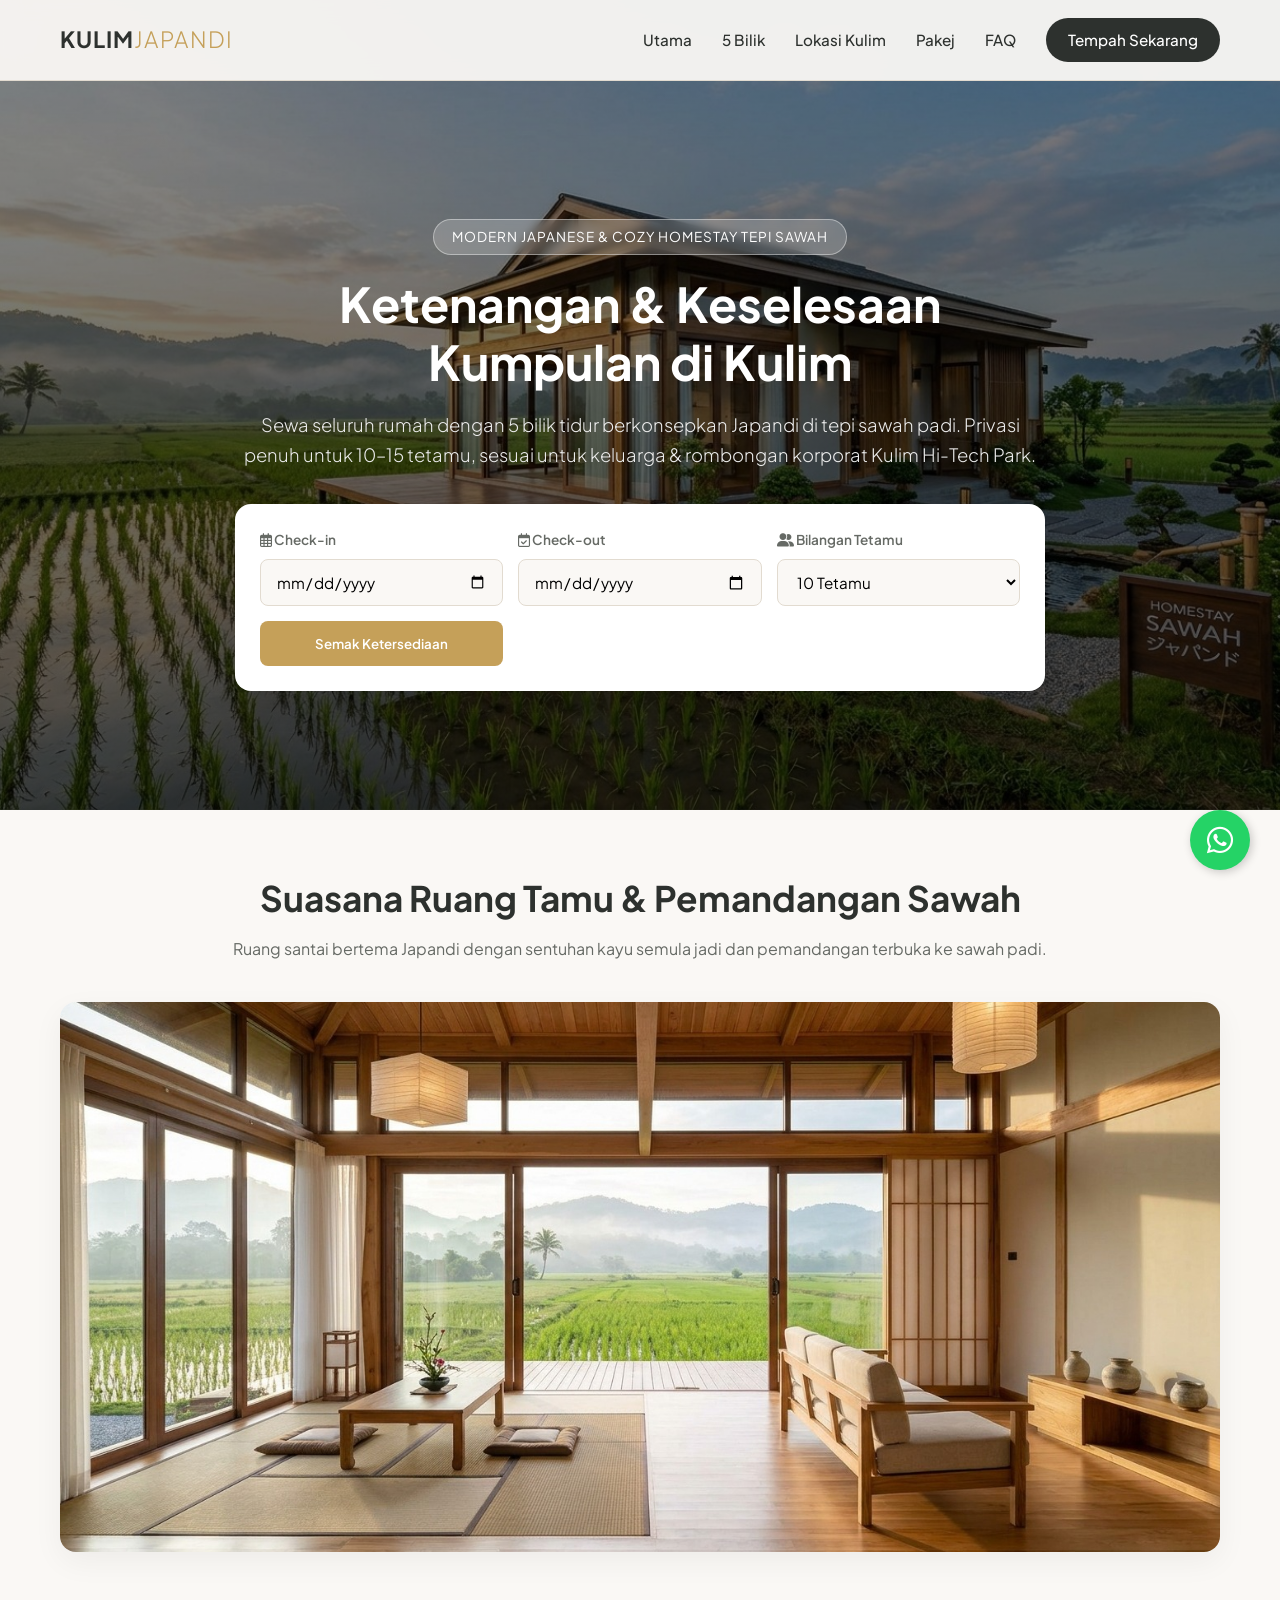
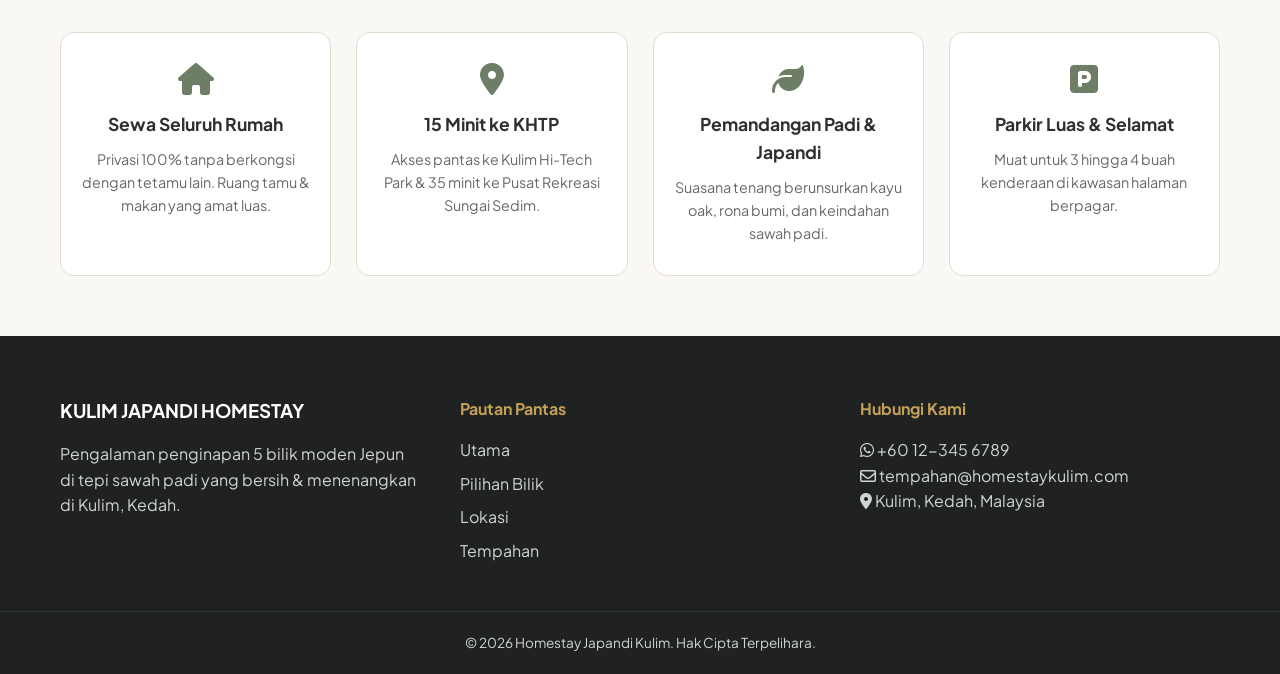
<file: lab3/index.html>
<!DOCTYPE html>
<html lang="ms"><head><meta charset="UTF-8"><meta name="viewport" content="width=device-width, initial-scale=1.0">
<title>Homestay Japandi Kulim | Utama</title><link rel="stylesheet" href="styles.css">
<link rel="preconnect" href="https://fonts.googleapis.com"><link rel="preconnect" href="https://fonts.gstatic.com" crossorigin>
<link href="https://fonts.googleapis.com/css2?family=Plus+Jakarta+Sans:wght@300;400;500;600;700&display=swap" rel="stylesheet">
<link rel="stylesheet" href="https://cdnjs.cloudflare.com/ajax/libs/font-awesome/6.4.0/css/all.min.css"></head>
<body><header class="navbar">
<div class="container nav-container">
<a href="index.html" class="logo">KULIM<span>JAPANDI</span></a>
<nav class="nav-links" id="navLinks">
<a href="index.html">Utama</a><a href="rooms.html">5 Bilik</a>
<a href="location.html">Lokasi Kulim</a><a href="packages.html">Pakej</a>
<a href="booking.html#faq">FAQ</a><a href="booking.html#booking" class="btn-nav">Tempah Sekarang</a>
</nav><div class="hamburger" id="hamburger"><i class="fas fa-bars"></i></div>
</div></header><main><section class="hero-section" id="home">
<div class="hero-overlay"></div>
<div class="hero-content container">
<span class="badge-tag">Modern Japanese &amp; Cozy Homestay Tepi Sawah</span>
<h1>Ketenangan &amp; Keselesaan Kumpulan di Kulim</h1>
<p>Sewa seluruh rumah dengan 5 bilik tidur berkonsepkan Japandi di tepi sawah padi. Privasi penuh untuk 10–15 tetamu, sesuai untuk keluarga &amp; rombongan korporat Kulim Hi-Tech Park.</p>
<!-- Quick Booking Widget -->
<div class="booking-widget">
<form class="widget-form" id="heroBookingForm">
<div class="form-group">
<label><i class="far fa-calendar-alt"></i> Check-in</label>
<input id="checkin" required="" type="date"/>
</div>
<div class="form-group">
<label><i class="far fa-calendar-check"></i> Check-out</label>
<input id="checkout" required="" type="date"/>
</div>
<div class="form-group">
<label><i class="fas fa-user-friends"></i> Bilangan Tetamu</label>
<select id="guests">
<option value="10">10 Tetamu</option>
<option value="12">12 Tetamu</option>
<option value="15">15 Tetamu (Maksimum)</option>
</select>
</div>
<button class="btn-primary" type="submit">Semak Ketersediaan</button>
</form>
</div>
</div>
</section><section class="interior-highlight container">
<div class="section-title">
<h2>Suasana Ruang Tamu &amp; Pemandangan Sawah</h2>
<p>Ruang santai bertema Japandi dengan sentuhan kayu semula jadi dan pemandangan terbuka ke sawah padi.</p>
</div>
<div class="interior-img-container">
<img alt="Pandangan Dalam Homestay Japandi Kulim" class="featured-img" src="homestay_interior.jpg"/>
</div>
</section><section class="usp-section container">
<div class="usp-grid">
<div class="usp-card">
<i class="fas fa-home"></i>
<h3>Sewa Seluruh Rumah</h3>
<p>Privasi 100% tanpa berkongsi dengan tetamu lain. Ruang tamu &amp; makan yang amat luas.</p>
</div>
<div class="usp-card">
<i class="fas fa-map-marker-alt"></i>
<h3>15 Minit ke KHTP</h3>
<p>Akses pantas ke Kulim Hi-Tech Park &amp; 35 minit ke Pusat Rekreasi Sungai Sedim.</p>
</div>
<div class="usp-card">
<i class="fas fa-leaf"></i>
<h3>Pemandangan Padi &amp; Japandi</h3>
<p>Suasana tenang berunsurkan kayu oak, rona bumi, dan keindahan sawah padi.</p>
</div>
<div class="usp-card">
<i class="fas fa-parking"></i>
<h3>Parkir Luas &amp; Selamat</h3>
<p>Muat untuk 3 hingga 4 buah kenderaan di kawasan halaman berpagar.</p>
</div>
</div>
</section></main><footer><div class="container footer-content">
<div><h3>KULIM JAPANDI HOMESTAY</h3><p>Pengalaman penginapan 5 bilik moden Jepun di tepi sawah padi yang bersih & menenangkan di Kulim, Kedah.</p></div>
<div><h4>Pautan Pantas</h4><ul><li><a href="index.html">Utama</a></li><li><a href="rooms.html">Pilihan Bilik</a></li><li><a href="location.html">Lokasi</a></li><li><a href="booking.html#booking">Tempahan</a></li></ul></div>
<div><h4>Hubungi Kami</h4><p><i class="fab fa-whatsapp"></i> +60 12-345 6789</p><p><i class="far fa-envelope"></i> tempahan@homestaykulim.com</p><p><i class="fas fa-map-marker-alt"></i> Kulim, Kedah, Malaysia</p></div>
</div><div class="footer-bottom"><p>&copy; 2026 Homestay Japandi Kulim. Hak Cipta Terpelihara.</p></div></footer>
<a href="https://wa.me/60123456789?text=Hai%20Homestay%20Kulim,%20saya%20nak%20tanya%20tentang%20tempahan%205%20bilik" class="whatsapp-float" target="_blank" rel="noopener"><i class="fab fa-whatsapp"></i></a><script src="script.js"></script></body></html>
</file>
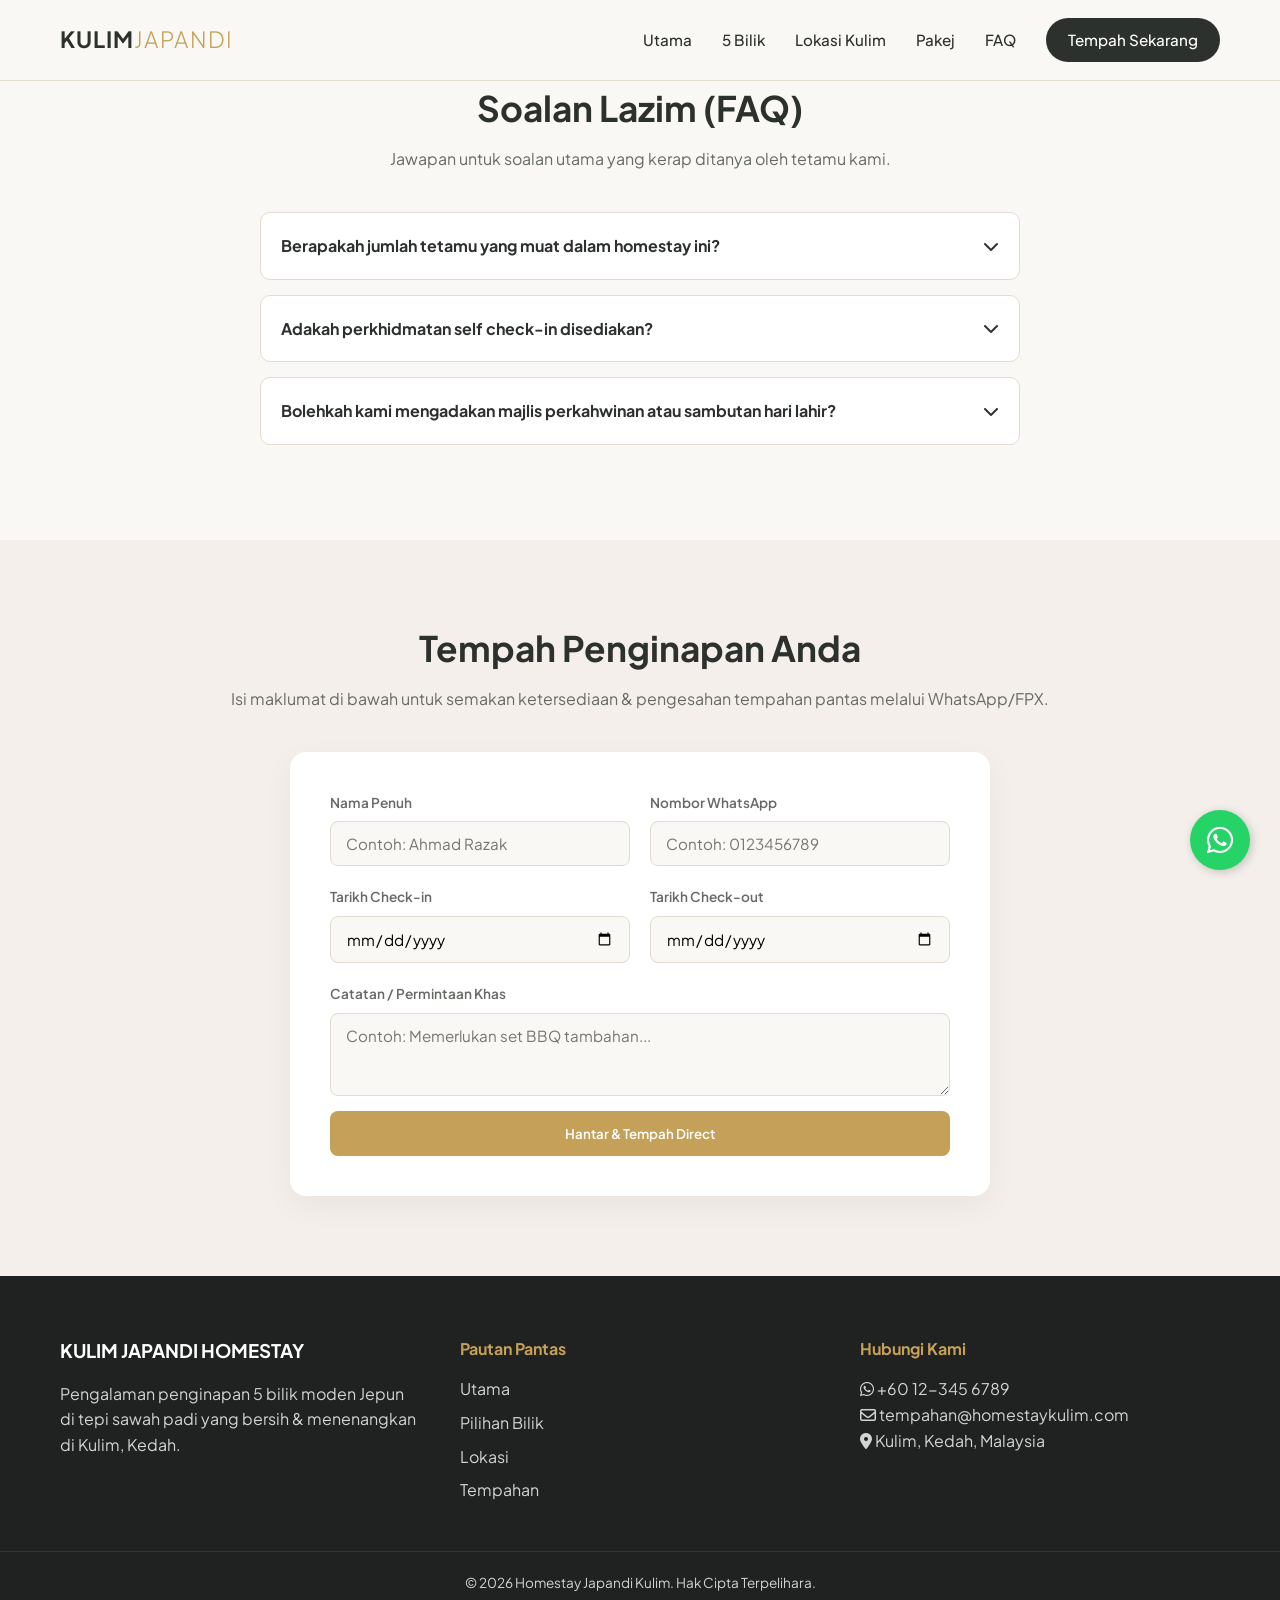
<file: lab3/booking.html>
<!DOCTYPE html>
<html lang="ms"><head><meta charset="UTF-8"><meta name="viewport" content="width=device-width, initial-scale=1.0">
<title>FAQ & Tempahan | Homestay Japandi Kulim</title><link rel="stylesheet" href="styles.css">
<link rel="preconnect" href="https://fonts.googleapis.com"><link rel="preconnect" href="https://fonts.gstatic.com" crossorigin>
<link href="https://fonts.googleapis.com/css2?family=Plus+Jakarta+Sans:wght@300;400;500;600;700&display=swap" rel="stylesheet">
<link rel="stylesheet" href="https://cdnjs.cloudflare.com/ajax/libs/font-awesome/6.4.0/css/all.min.css"></head>
<body><header class="navbar">
<div class="container nav-container">
<a href="index.html" class="logo">KULIM<span>JAPANDI</span></a>
<nav class="nav-links" id="navLinks">
<a href="index.html">Utama</a><a href="rooms.html">5 Bilik</a>
<a href="location.html">Lokasi Kulim</a><a href="packages.html">Pakej</a>
<a href="booking.html#faq">FAQ</a><a href="booking.html#booking" class="btn-nav">Tempah Sekarang</a>
</nav><div class="hamburger" id="hamburger"><i class="fas fa-bars"></i></div>
</div></header><main><section class="faq-section container" id="faq">
<div class="section-title">
<h2>Soalan Lazim (FAQ)</h2>
<p>Jawapan untuk soalan utama yang kerap ditanya oleh tetamu kami.</p>
</div>
<div class="faq-container">
<div class="faq-item">
<div class="faq-question">
<h4>Berapakah jumlah tetamu yang muat dalam homestay ini?</h4>
<i class="fas fa-chevron-down"></i>
</div>
<div class="faq-answer">
<p>Homestay ini mempunyai 5 bilik tidur bertema Japandi dan amat selesa untuk 10 hingga 15 orang tetamu dalam satu masa.</p>
</div>
</div>
<div class="faq-item">
<div class="faq-question">
<h4>Adakah perkhidmatan self check-in disediakan?</h4>
<i class="fas fa-chevron-down"></i>
</div>
<div class="faq-answer">
<p>Ya, kami menyediakan kaedah Self Check-in mudah menggunakan Smart Lock box. Kata laluan akan dihantar melalui WhatsApp 2 jam sebelum waktu check-in (3:00 PM).</p>
</div>
</div>
<div class="faq-item">
<div class="faq-question">
<h4>Bolehkah kami mengadakan majlis perkahwinan atau sambutan hari lahir?</h4>
<i class="fas fa-chevron-down"></i>
</div>
<div class="faq-answer">
<p>Sambutan hari lahir kecil atau perjumpaan keluarga amat dialu-alukan. Walau bagaimanapun, majlis kenduri skala besar tidak dibenarkan bagi menjaga ketenteraman kawasan sekitar.</p>
</div>
</div>
</div>
</section><section class="booking-section" id="booking">
<div class="container">
<div class="section-title">
<h2>Tempah Penginapan Anda</h2>
<p>Isi maklumat di bawah untuk semakan ketersediaan &amp; pengesahan tempahan pantas melalui WhatsApp/FPX.</p>
</div>
<div class="booking-box">
<form id="directBookingForm">
<div class="form-row">
<div class="form-group">
<label>Nama Penuh</label>
<input id="guestName" placeholder="Contoh: Ahmad Razak" required="" type="text"/>
</div>
<div class="form-group">
<label>Nombor WhatsApp</label>
<input id="guestPhone" placeholder="Contoh: 0123456789" required="" type="tel"/>
</div>
</div>
<div class="form-row">
<div class="form-group">
<label>Tarikh Check-in</label>
<input id="bookCheckin" required="" type="date"/>
</div>
<div class="form-group">
<label>Tarikh Check-out</label>
<input id="bookCheckout" required="" type="date"/>
</div>
</div>
<div class="form-group">
<label>Catatan / Permintaan Khas</label>
<textarea id="notes" placeholder="Contoh: Memerlukan set BBQ tambahan..." rows="3"></textarea>
</div>
<button class="btn-primary btn-block" type="submit">Hantar &amp; Tempah Direct</button>
</form>
</div>
</div>
</section></main><footer><div class="container footer-content">
<div><h3>KULIM JAPANDI HOMESTAY</h3><p>Pengalaman penginapan 5 bilik moden Jepun di tepi sawah padi yang bersih & menenangkan di Kulim, Kedah.</p></div>
<div><h4>Pautan Pantas</h4><ul><li><a href="index.html">Utama</a></li><li><a href="rooms.html">Pilihan Bilik</a></li><li><a href="location.html">Lokasi</a></li><li><a href="booking.html#booking">Tempahan</a></li></ul></div>
<div><h4>Hubungi Kami</h4><p><i class="fab fa-whatsapp"></i> +60 12-345 6789</p><p><i class="far fa-envelope"></i> tempahan@homestaykulim.com</p><p><i class="fas fa-map-marker-alt"></i> Kulim, Kedah, Malaysia</p></div>
</div><div class="footer-bottom"><p>&copy; 2026 Homestay Japandi Kulim. Hak Cipta Terpelihara.</p></div></footer>
<a href="https://wa.me/60123456789?text=Hai%20Homestay%20Kulim,%20saya%20nak%20tanya%20tentang%20tempahan%205%20bilik" class="whatsapp-float" target="_blank" rel="noopener"><i class="fab fa-whatsapp"></i></a><script src="script.js"></script></body></html>
</file>
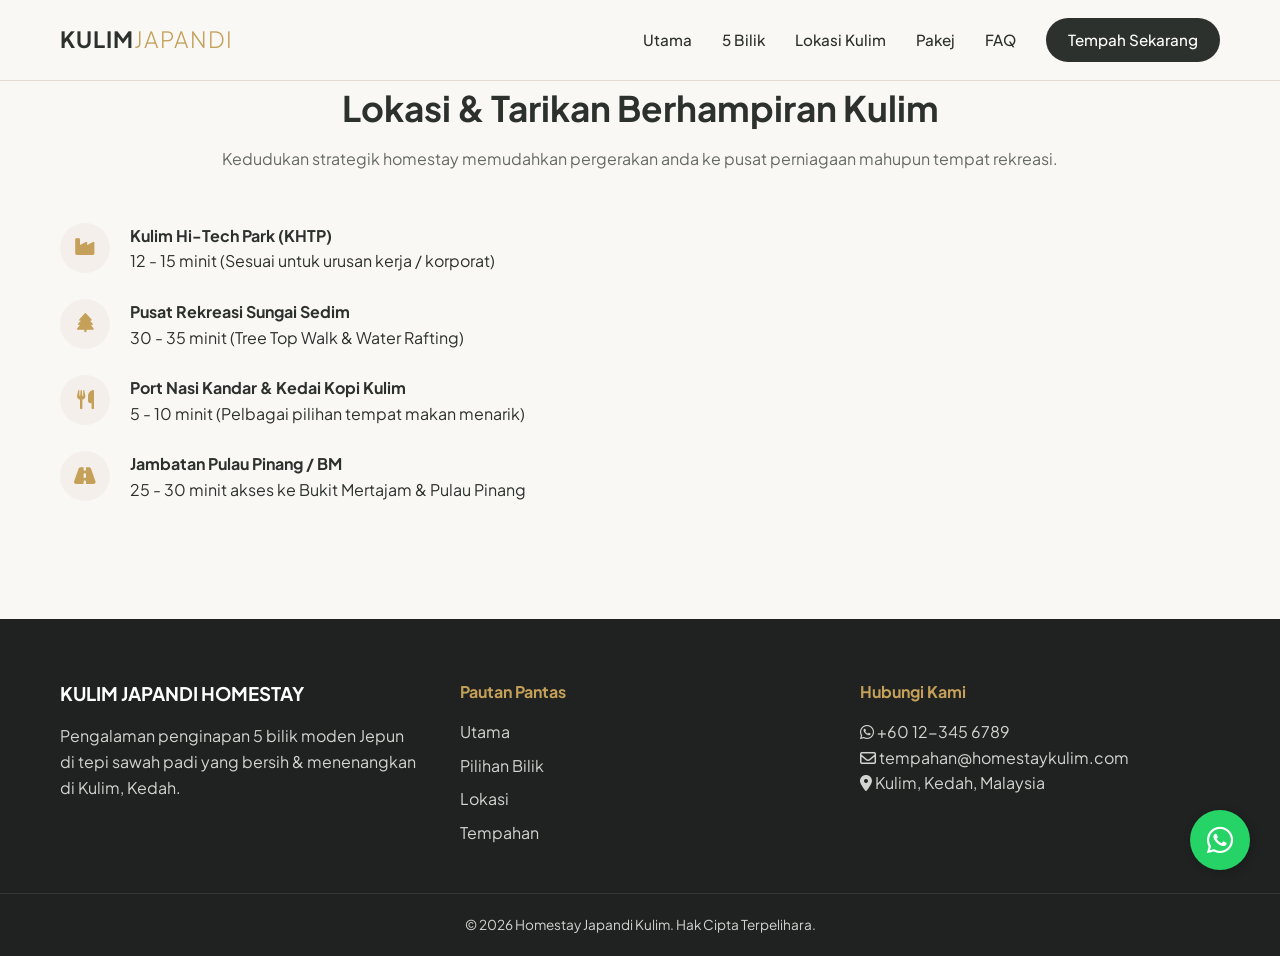
<file: lab3/location.html>
<!DOCTYPE html>
<html lang="ms"><head><meta charset="UTF-8"><meta name="viewport" content="width=device-width, initial-scale=1.0">
<title>Lokasi | Homestay Japandi Kulim</title><link rel="stylesheet" href="styles.css">
<link rel="preconnect" href="https://fonts.googleapis.com"><link rel="preconnect" href="https://fonts.gstatic.com" crossorigin>
<link href="https://fonts.googleapis.com/css2?family=Plus+Jakarta+Sans:wght@300;400;500;600;700&display=swap" rel="stylesheet">
<link rel="stylesheet" href="https://cdnjs.cloudflare.com/ajax/libs/font-awesome/6.4.0/css/all.min.css"></head>
<body><header class="navbar">
<div class="container nav-container">
<a href="index.html" class="logo">KULIM<span>JAPANDI</span></a>
<nav class="nav-links" id="navLinks">
<a href="index.html">Utama</a><a href="rooms.html">5 Bilik</a>
<a href="location.html">Lokasi Kulim</a><a href="packages.html">Pakej</a>
<a href="booking.html#faq">FAQ</a><a href="booking.html#booking" class="btn-nav">Tempah Sekarang</a>
</nav><div class="hamburger" id="hamburger"><i class="fas fa-bars"></i></div>
</div></header><main><section class="location-section container" id="location">
<div class="section-title">
<h2>Lokasi &amp; Tarikan Berhampiran Kulim</h2>
<p>Kedudukan strategik homestay memudahkan pergerakan anda ke pusat perniagaan mahupun tempat rekreasi.</p>
</div>
<div class="location-grid">
<div class="location-list">
<div class="loc-item">
<div class="loc-icon"><i class="fas fa-industry"></i></div>
<div>
<h4>Kulim Hi-Tech Park (KHTP)</h4>
<p>12 - 15 minit (Sesuai untuk urusan kerja / korporat)</p>
</div>
</div>
<div class="loc-item">
<div class="loc-icon"><i class="fas fa-tree"></i></div>
<div>
<h4>Pusat Rekreasi Sungai Sedim</h4>
<p>30 - 35 minit (Tree Top Walk &amp; Water Rafting)</p>
</div>
</div>
<div class="loc-item">
<div class="loc-icon"><i class="fas fa-utensils"></i></div>
<div>
<h4>Port Nasi Kandar &amp; Kedai Kopi Kulim</h4>
<p>5 - 10 minit (Pelbagai pilihan tempat makan menarik)</p>
</div>
</div>
<div class="loc-item">
<div class="loc-icon"><i class="fas fa-road"></i></div>
<div>
<h4>Jambatan Pulau Pinang / BM</h4>
<p>25 - 30 minit akses ke Bukit Mertajam &amp; Pulau Pinang</p>
</div>
</div>
</div>
<div class="map-box">
<iframe allowfullscreen="" height="320" loading="lazy" src="https://www.google.com/maps/embed?pb=!1m18!1m12!1m3!1d127083.56157122701!2d100.5056801!3d5.3664724!2m3!1f0!2f0!3f0!3m2!1i1024!2i768!4f13.1!3m3!1m2!1s0x304ac94f1c9bb1e5%3A0x87a918731ff61a9c!2sKulim%2C%20Kedah!5e0!3m2!1sms!2smy!4v1710000000000!5m2!1sms!2smy" style="border:0;" width="100%"></iframe>
</div>
</div>
</section></main><footer><div class="container footer-content">
<div><h3>KULIM JAPANDI HOMESTAY</h3><p>Pengalaman penginapan 5 bilik moden Jepun di tepi sawah padi yang bersih & menenangkan di Kulim, Kedah.</p></div>
<div><h4>Pautan Pantas</h4><ul><li><a href="index.html">Utama</a></li><li><a href="rooms.html">Pilihan Bilik</a></li><li><a href="location.html">Lokasi</a></li><li><a href="booking.html#booking">Tempahan</a></li></ul></div>
<div><h4>Hubungi Kami</h4><p><i class="fab fa-whatsapp"></i> +60 12-345 6789</p><p><i class="far fa-envelope"></i> tempahan@homestaykulim.com</p><p><i class="fas fa-map-marker-alt"></i> Kulim, Kedah, Malaysia</p></div>
</div><div class="footer-bottom"><p>&copy; 2026 Homestay Japandi Kulim. Hak Cipta Terpelihara.</p></div></footer>
<a href="https://wa.me/60123456789?text=Hai%20Homestay%20Kulim,%20saya%20nak%20tanya%20tentang%20tempahan%205%20bilik" class="whatsapp-float" target="_blank" rel="noopener"><i class="fab fa-whatsapp"></i></a><script src="script.js"></script></body></html>
</file>
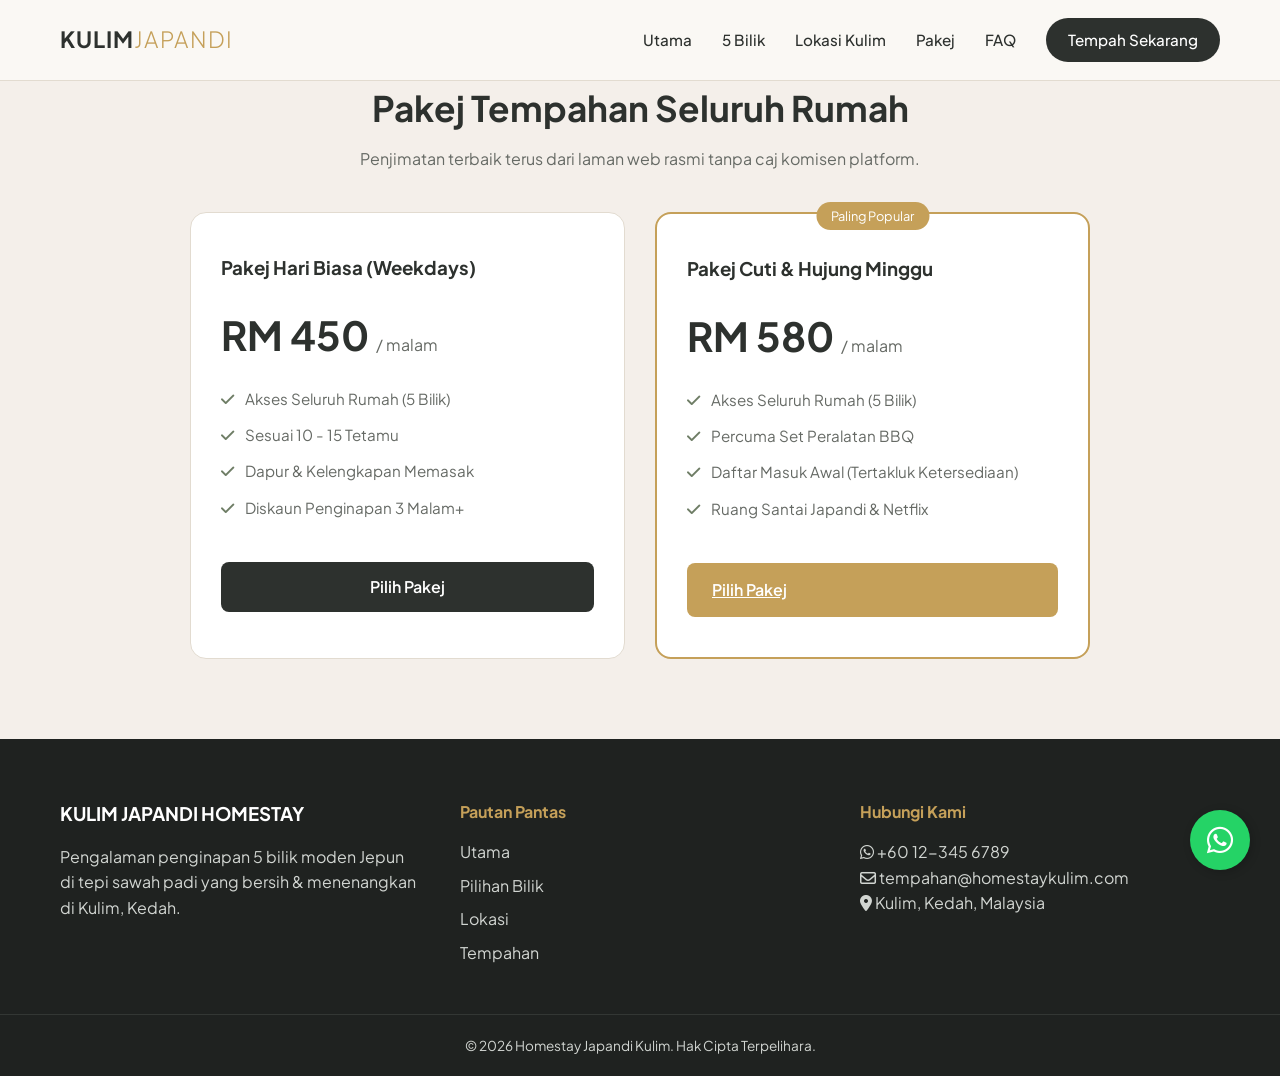
<file: lab3/packages.html>
<!DOCTYPE html>
<html lang="ms"><head><meta charset="UTF-8"><meta name="viewport" content="width=device-width, initial-scale=1.0">
<title>Pakej & Harga | Homestay Japandi Kulim</title><link rel="stylesheet" href="styles.css">
<link rel="preconnect" href="https://fonts.googleapis.com"><link rel="preconnect" href="https://fonts.gstatic.com" crossorigin>
<link href="https://fonts.googleapis.com/css2?family=Plus+Jakarta+Sans:wght@300;400;500;600;700&display=swap" rel="stylesheet">
<link rel="stylesheet" href="https://cdnjs.cloudflare.com/ajax/libs/font-awesome/6.4.0/css/all.min.css"></head>
<body><header class="navbar">
<div class="container nav-container">
<a href="index.html" class="logo">KULIM<span>JAPANDI</span></a>
<nav class="nav-links" id="navLinks">
<a href="index.html">Utama</a><a href="rooms.html">5 Bilik</a>
<a href="location.html">Lokasi Kulim</a><a href="packages.html">Pakej</a>
<a href="booking.html#faq">FAQ</a><a href="booking.html#booking" class="btn-nav">Tempah Sekarang</a>
</nav><div class="hamburger" id="hamburger"><i class="fas fa-bars"></i></div>
</div></header><main><section class="packages-section" id="packages">
<div class="container">
<div class="section-title">
<h2>Pakej Tempahan Seluruh Rumah</h2>
<p>Penjimatan terbaik terus dari laman web rasmi tanpa caj komisen platform.</p>
</div>
<div class="packages-grid">
<div class="package-card">
<h3>Pakej Hari Biasa (Weekdays)</h3>
<div class="price">RM 450 <span>/ malam</span></div>
<ul>
<li><i class="fas fa-check"></i> Akses Seluruh Rumah (5 Bilik)</li>
<li><i class="fas fa-check"></i> Sesuai 10 - 15 Tetamu</li>
<li><i class="fas fa-check"></i> Dapur &amp; Kelengkapan Memasak</li>
<li><i class="fas fa-check"></i> Diskaun Penginapan 3 Malam+</li>
</ul>
<a class="btn-secondary" href="#booking">Pilih Pakej</a>
</div>
<div class="package-card featured">
<span class="badge">Paling Popular</span>
<h3>Pakej Cuti &amp; Hujung Minggu</h3>
<div class="price">RM 580 <span>/ malam</span></div>
<ul>
<li><i class="fas fa-check"></i> Akses Seluruh Rumah (5 Bilik)</li>
<li><i class="fas fa-check"></i> Percuma Set Peralatan BBQ</li>
<li><i class="fas fa-check"></i> Daftar Masuk Awal (Tertakluk Ketersediaan)</li>
<li><i class="fas fa-check"></i> Ruang Santai Japandi &amp; Netflix</li>
</ul>
<a class="btn-primary" href="#booking">Pilih Pakej</a>
</div>
</div>
</div>
</section></main><footer><div class="container footer-content">
<div><h3>KULIM JAPANDI HOMESTAY</h3><p>Pengalaman penginapan 5 bilik moden Jepun di tepi sawah padi yang bersih & menenangkan di Kulim, Kedah.</p></div>
<div><h4>Pautan Pantas</h4><ul><li><a href="index.html">Utama</a></li><li><a href="rooms.html">Pilihan Bilik</a></li><li><a href="location.html">Lokasi</a></li><li><a href="booking.html#booking">Tempahan</a></li></ul></div>
<div><h4>Hubungi Kami</h4><p><i class="fab fa-whatsapp"></i> +60 12-345 6789</p><p><i class="far fa-envelope"></i> tempahan@homestaykulim.com</p><p><i class="fas fa-map-marker-alt"></i> Kulim, Kedah, Malaysia</p></div>
</div><div class="footer-bottom"><p>&copy; 2026 Homestay Japandi Kulim. Hak Cipta Terpelihara.</p></div></footer>
<a href="https://wa.me/60123456789?text=Hai%20Homestay%20Kulim,%20saya%20nak%20tanya%20tentang%20tempahan%205%20bilik" class="whatsapp-float" target="_blank" rel="noopener"><i class="fab fa-whatsapp"></i></a><script src="script.js"></script></body></html>
</file>
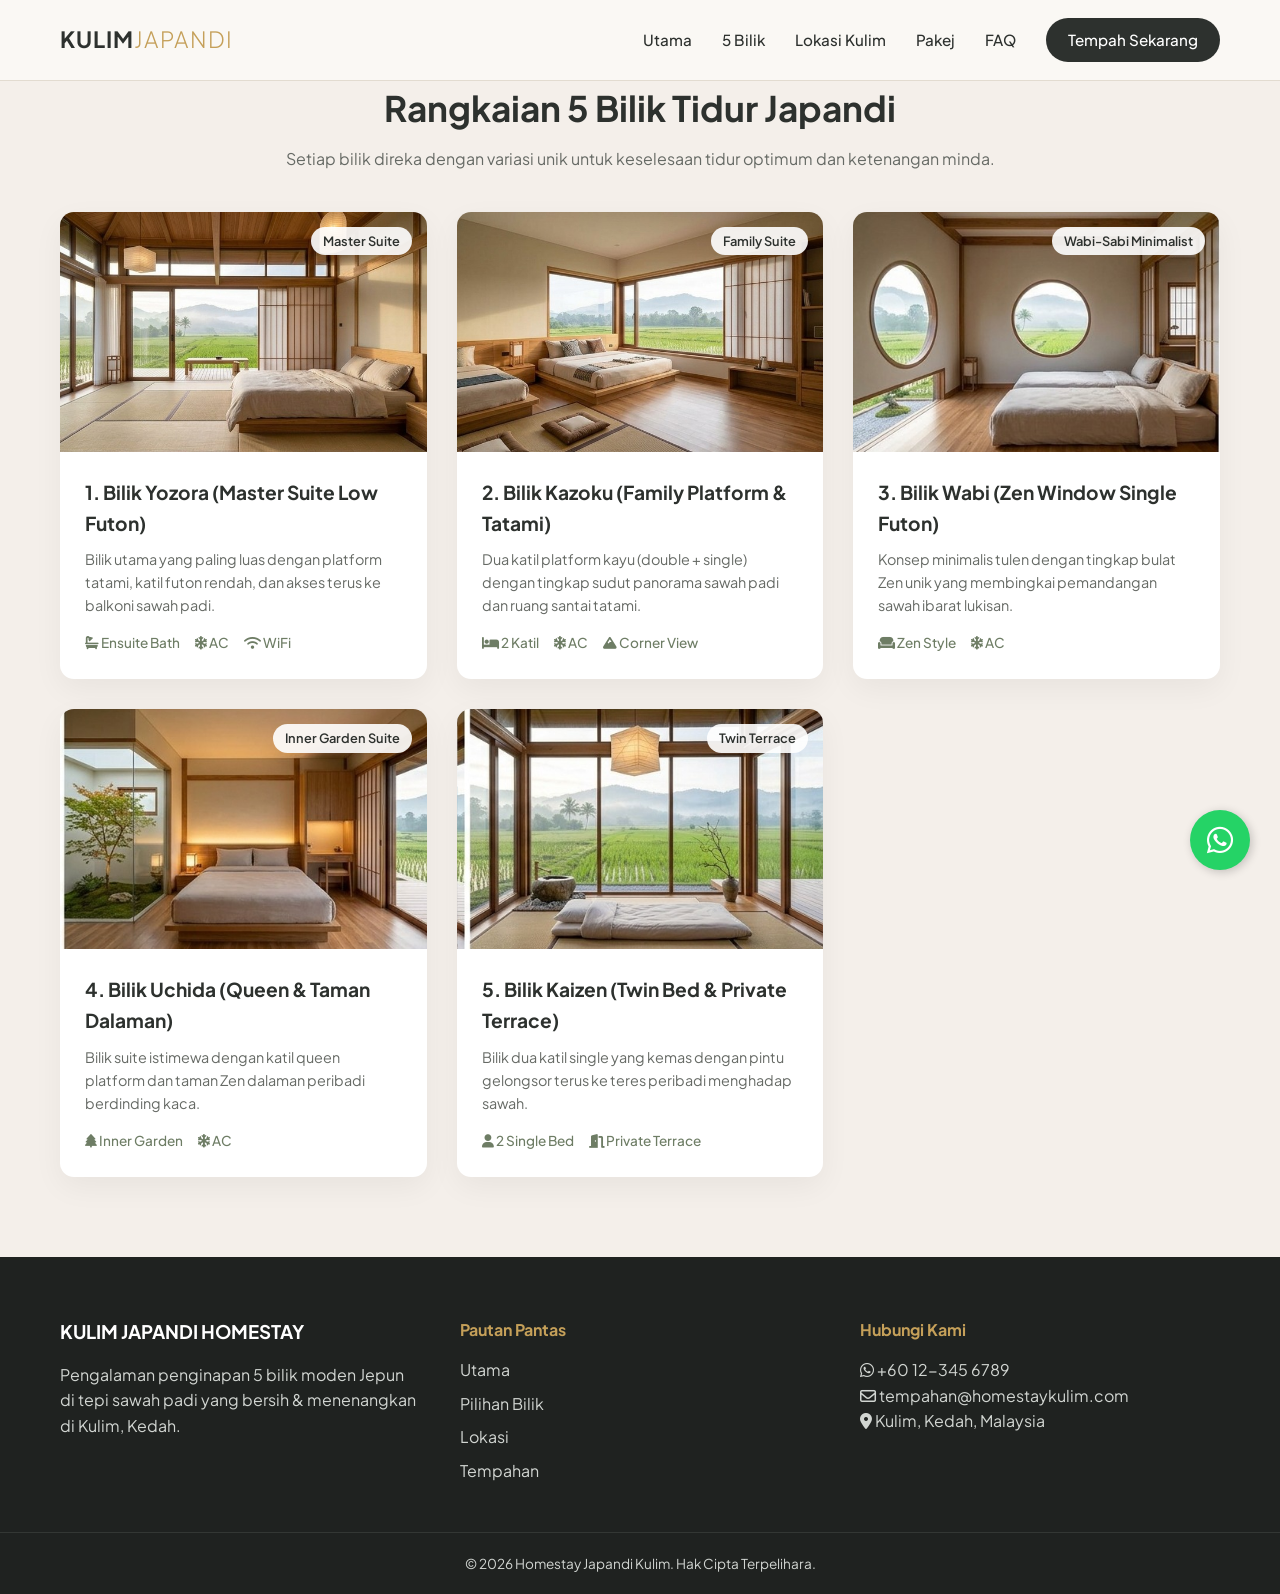
<file: lab3/rooms.html>
<!DOCTYPE html>
<html lang="ms"><head><meta charset="UTF-8"><meta name="viewport" content="width=device-width, initial-scale=1.0">
<title>5 Bilik Tidur | Homestay Japandi Kulim</title><link rel="stylesheet" href="styles.css">
<link rel="preconnect" href="https://fonts.googleapis.com"><link rel="preconnect" href="https://fonts.gstatic.com" crossorigin>
<link href="https://fonts.googleapis.com/css2?family=Plus+Jakarta+Sans:wght@300;400;500;600;700&display=swap" rel="stylesheet">
<link rel="stylesheet" href="https://cdnjs.cloudflare.com/ajax/libs/font-awesome/6.4.0/css/all.min.css"></head>
<body><header class="navbar">
<div class="container nav-container">
<a href="index.html" class="logo">KULIM<span>JAPANDI</span></a>
<nav class="nav-links" id="navLinks">
<a href="index.html">Utama</a><a href="rooms.html">5 Bilik</a>
<a href="location.html">Lokasi Kulim</a><a href="packages.html">Pakej</a>
<a href="booking.html#faq">FAQ</a><a href="booking.html#booking" class="btn-nav">Tempah Sekarang</a>
</nav><div class="hamburger" id="hamburger"><i class="fas fa-bars"></i></div>
</div></header><main><section class="rooms-section" id="rooms">
<div class="container">
<div class="section-title">
<h2>Rangkaian 5 Bilik Tidur Japandi</h2>
<p>Setiap bilik direka dengan variasi unik untuk keselesaan tidur optimum dan ketenangan minda.</p>
</div>
<div class="rooms-grid">
<div class="room-card">
<div class="room-img" style="background-image: url('room_yozora.jpg');">
<span class="room-tag">Master Suite</span>
</div>
<div class="room-info">
<h3>1. Bilik Yozora (Master Suite Low Futon)</h3>
<p>Bilik utama yang paling luas dengan platform tatami, katil futon rendah, dan akses terus ke balkoni sawah padi.</p>
<div class="room-amenities">
<span><i class="fas fa-bath"></i> Ensuite Bath</span>
<span><i class="fas fa-snowflake"></i> AC</span>
<span><i class="fas fa-wifi"></i> WiFi</span>
</div>
</div>
</div>
<div class="room-card">
<div class="room-img" style="background-image: url('room_kazoku.jpg');">
<span class="room-tag">Family Suite</span>
</div>
<div class="room-info">
<h3>2. Bilik Kazoku (Family Platform &amp; Tatami)</h3>
<p>Dua katil platform kayu (double + single) dengan tingkap sudut panorama sawah padi dan ruang santai tatami.</p>
<div class="room-amenities">
<span><i class="fas fa-bed"></i> 2 Katil</span>
<span><i class="fas fa-snowflake"></i> AC</span>
<span><i class="fas fa-mountain"></i> Corner View</span>
</div>
</div>
</div>
<div class="room-card">
<div class="room-img" style="background-image: url('room_wabi.jpg');">
<span class="room-tag">Wabi-Sabi Minimalist</span>
</div>
<div class="room-info">
<h3>3. Bilik Wabi (Zen Window Single Futon)</h3>
<p>Konsep minimalis tulen dengan tingkap bulat Zen unik yang membingkai pemandangan sawah ibarat lukisan.</p>
<div class="room-amenities">
<span><i class="fas fa-couch"></i> Zen Style</span>
<span><i class="fas fa-snowflake"></i> AC</span>
</div>
</div>
</div>
<div class="room-card">
<div class="room-img" style="background-image: url('room_uchida.jpg');">
<span class="room-tag">Inner Garden Suite</span>
</div>
<div class="room-info">
<h3>4. Bilik Uchida (Queen &amp; Taman Dalaman)</h3>
<p>Bilik suite istimewa dengan katil queen platform dan taman Zen dalaman peribadi berdinding kaca.</p>
<div class="room-amenities">
<span><i class="fas fa-tree"></i> Inner Garden</span>
<span><i class="fas fa-snowflake"></i> AC</span>
</div>
</div>
</div>
<div class="room-card">
<div class="room-img" style="background-image: url('room_kaizen.jpg');">
<span class="room-tag">Twin Terrace</span>
</div>
<div class="room-info">
<h3>5. Bilik Kaizen (Twin Bed &amp; Private Terrace)</h3>
<p>Bilik dua katil single yang kemas dengan pintu gelongsor terus ke teres peribadi menghadap sawah.</p>
<div class="room-amenities">
<span><i class="fas fa-user"></i> 2 Single Bed</span>
<span><i class="fas fa-door-open"></i> Private Terrace</span>
</div>
</div>
</div>
</div>
</div>
</section></main><footer><div class="container footer-content">
<div><h3>KULIM JAPANDI HOMESTAY</h3><p>Pengalaman penginapan 5 bilik moden Jepun di tepi sawah padi yang bersih & menenangkan di Kulim, Kedah.</p></div>
<div><h4>Pautan Pantas</h4><ul><li><a href="index.html">Utama</a></li><li><a href="rooms.html">Pilihan Bilik</a></li><li><a href="location.html">Lokasi</a></li><li><a href="booking.html#booking">Tempahan</a></li></ul></div>
<div><h4>Hubungi Kami</h4><p><i class="fab fa-whatsapp"></i> +60 12-345 6789</p><p><i class="far fa-envelope"></i> tempahan@homestaykulim.com</p><p><i class="fas fa-map-marker-alt"></i> Kulim, Kedah, Malaysia</p></div>
</div><div class="footer-bottom"><p>&copy; 2026 Homestay Japandi Kulim. Hak Cipta Terpelihara.</p></div></footer>
<a href="https://wa.me/60123456789?text=Hai%20Homestay%20Kulim,%20saya%20nak%20tanya%20tentang%20tempahan%205%20bilik" class="whatsapp-float" target="_blank" rel="noopener"><i class="fab fa-whatsapp"></i></a><script src="script.js"></script></body></html>
</file>
<file: lab3/styles.css>
/* Japandi Styling Theme for Homestay Kulim */
:root {
    --bg-primary: #FAF8F5;
    --bg-secondary: #F4EFEA;
    --text-color: #2D312E;
    --text-muted: #666A65;
    --accent-wood: #C5A059;
    --accent-wood-hover: #A8833E;
    --sage-green: #6E7D65;
    --white: #FFFFFF;
    --border-color: #E2DBD0;
    --shadow: 0 10px 30px rgba(0, 0, 0, 0.05);
}

* {
    margin: 0;
    padding: 0;
    box-sizing: border-box;
    font-family: 'Plus Jakarta Sans', sans-serif;
    scroll-behavior: smooth;
}

body {
    background-color: var(--bg-primary);
    color: var(--text-color);
    line-height: 1.6;
}

.container {
    max-width: 1200px;
    margin: 0 auto;
    padding: 0 20px;
}

/* Header & Nav */
.navbar {
    position: fixed;
    top: 0;
    left: 0;
    width: 100%;
    background: rgba(250, 248, 245, 0.95);
    backdrop-filter: blur(10px);
    z-index: 1000;
    border-bottom: 1px solid var(--border-color);
}

.nav-container {
    display: flex;
    justify-content: space-between;
    align-items: center;
    height: 80px;
}

.logo {
    font-size: 1.4rem;
    font-weight: 700;
    color: var(--text-color);
    text-decoration: none;
    letter-spacing: 1px;
}

.logo span {
    color: var(--accent-wood);
    font-weight: 300;
}

.nav-links {
    display: flex;
    gap: 30px;
    align-items: center;
}

.nav-links a {
    text-decoration: none;
    color: var(--text-color);
    font-weight: 500;
    font-size: 0.95rem;
    transition: color 0.3s;
}

.nav-links a:hover {
    color: var(--accent-wood);
}

.btn-nav {
    background: var(--text-color);
    color: var(--white) !important;
    padding: 10px 22px;
    border-radius: 30px;
    transition: background 0.3s !important;
}

.btn-nav:hover {
    background: var(--accent-wood) !important;
}

.hamburger {
    display: none;
    font-size: 1.5rem;
    cursor: pointer;
}

/* 1. Hero Section with Background Image */
.hero-section {
    position: relative;
    min-height: 90vh;
    display: flex;
    align-items: center;
    justify-content: center;
    padding-top: 100px;
    background: url('homestay_exterior.jpg') center/cover no-repeat;
}

.hero-overlay {
    position: absolute;
    top: 0;
    left: 0;
    width: 100%;
    height: 100%;
    background: linear-gradient(180deg, rgba(0,0,0,0.45) 0%, rgba(0,0,0,0.65) 100%);
    z-index: 1;
}

.hero-content {
    position: relative;
    z-index: 2;
    text-align: center;
    color: var(--white);
    max-width: 850px;
}

.badge-tag {
    background: rgba(255, 255, 255, 0.2);
    backdrop-filter: blur(5px);
    border: 1px solid rgba(255, 255, 255, 0.4);
    padding: 6px 18px;
    border-radius: 20px;
    font-size: 0.85rem;
    letter-spacing: 1px;
    text-transform: uppercase;
    display: inline-block;
    margin-bottom: 20px;
}

.hero-content h1 {
    font-size: 3rem;
    font-weight: 700;
    line-height: 1.2;
    margin-bottom: 20px;
}

.hero-content p {
    font-size: 1.15rem;
    margin-bottom: 35px;
    color: #EAEAEA;
    font-weight: 300;
}

/* Interior Highlight */
.interior-highlight {
    padding: 60px 20px 20px 20px;
}
.interior-img-container {
    width: 100%;
    border-radius: 16px;
    overflow: hidden;
    box-shadow: var(--shadow);
}
.featured-img {
    width: 100%;
    height: auto;
    max-height: 550px;
    object-fit: cover;
    display: block;
}

/* Booking Widget */
.booking-widget {
    background: var(--white);
    padding: 25px;
    border-radius: 16px;
    box-shadow: 0 15px 40px rgba(0,0,0,0.2);
    color: var(--text-color);
}

.widget-form {
    display: grid;
    grid-template-columns: repeat(auto-fit, minmax(180px, 1fr));
    gap: 15px;
    align-items: end;
}

.form-group {
    display: flex;
    flex-direction: column;
    text-align: left;
}

.form-group label {
    font-size: 0.85rem;
    font-weight: 600;
    margin-bottom: 8px;
    color: var(--text-muted);
}

.form-group input, .form-group select, .form-group textarea {
    padding: 12px 15px;
    border: 1px solid var(--border-color);
    border-radius: 8px;
    background: var(--bg-primary);
    outline: none;
    font-size: 0.95rem;
}

.btn-primary {
    background: var(--accent-wood);
    color: var(--white);
    border: none;
    padding: 14px 25px;
    border-radius: 8px;
    font-weight: 600;
    cursor: pointer;
    transition: background 0.3s;
}

.btn-primary:hover {
    background: var(--accent-wood-hover);
}

.btn-secondary {
    background: var(--text-color);
    color: var(--white);
    border: none;
    padding: 12px 25px;
    border-radius: 8px;
    text-decoration: none;
    display: inline-block;
    text-align: center;
    font-weight: 600;
}

/* USP Section */
.usp-section {
    padding: 60px 20px;
}

.usp-grid {
    display: grid;
    grid-template-columns: repeat(auto-fit, minmax(240px, 1fr));
    gap: 25px;
}

.usp-card {
    background: var(--white);
    padding: 30px 20px;
    border-radius: 14px;
    border: 1px solid var(--border-color);
    text-align: center;
}

.usp-card i {
    font-size: 2rem;
    color: var(--sage-green);
    margin-bottom: 15px;
}

.usp-card h3 {
    font-size: 1.1rem;
    margin-bottom: 10px;
}

.usp-card p {
    font-size: 0.9rem;
    color: var(--text-muted);
}

/* Section Title */
.section-title {
    text-align: center;
    margin-bottom: 40px;
}

.section-title h2 {
    font-size: 2.2rem;
    color: var(--text-color);
    margin-bottom: 10px;
}

.section-title p {
    color: var(--text-muted);
    font-size: 1rem;
}

/* Rooms Section */
.rooms-section {
    padding: 80px 0;
    background: var(--bg-secondary);
}

.rooms-grid {
    display: grid;
    grid-template-columns: repeat(auto-fit, minmax(320px, 1fr));
    gap: 30px;
}

.room-card {
    background: var(--white);
    border-radius: 14px;
    overflow: hidden;
    box-shadow: var(--shadow);
}

.room-img {
    height: 240px;
    background-size: cover;
    background-position: center;
    position: relative;
}

.room-tag {
    position: absolute;
    top: 15px;
    right: 15px;
    background: rgba(255,255,255,0.9);
    padding: 4px 12px;
    border-radius: 20px;
    font-size: 0.8rem;
    font-weight: 600;
}

.room-info {
    padding: 25px;
}

.room-info h3 {
    font-size: 1.2rem;
    margin-bottom: 10px;
}

.room-info p {
    font-size: 0.9rem;
    color: var(--text-muted);
    margin-bottom: 15px;
}

.room-amenities {
    display: flex;
    gap: 15px;
    font-size: 0.85rem;
    color: var(--sage-green);
    font-weight: 500;
}

/* Location Section */
.location-section {
    padding: 80px 20px;
}

.location-grid {
    display: grid;
    grid-template-columns: 1fr 1fr;
    gap: 40px;
    align-items: center;
}

.loc-item {
    display: flex;
    gap: 20px;
    margin-bottom: 25px;
}

.loc-icon {
    width: 50px;
    height: 50px;
    background: var(--bg-secondary);
    border-radius: 50%;
    display: flex;
    align-items: center;
    justify-content: center;
    color: var(--accent-wood);
    font-size: 1.2rem;
    flex-shrink: 0;
}

/* Packages Section */
.packages-section {
    padding: 80px 0;
    background: var(--bg-secondary);
}

.packages-grid {
    display: grid;
    grid-template-columns: repeat(auto-fit, minmax(300px, 1fr));
    gap: 30px;
    max-width: 900px;
    margin: 0 auto;
}

.package-card {
    background: var(--white);
    padding: 40px 30px;
    border-radius: 16px;
    border: 1px solid var(--border-color);
    position: relative;
    display: flex;
    flex-direction: column;
}

.package-card.featured {
    border: 2px solid var(--accent-wood);
}

.package-card .badge {
    position: absolute;
    top: -12px;
    left: 50%;
    transform: translateX(-50%);
    background: var(--accent-wood);
    color: var(--white);
    padding: 4px 15px;
    border-radius: 20px;
    font-size: 0.8rem;
}

.package-card .price {
    font-size: 2.5rem;
    font-weight: 700;
    margin: 20px 0;
    color: var(--text-color);
}

.package-card .price span {
    font-size: 1rem;
    font-weight: 400;
    color: var(--text-muted);
}

.package-card ul {
    list-style: none;
    margin-bottom: 30px;
}

.package-card ul li {
    margin-bottom: 12px;
    font-size: 0.95rem;
    color: var(--text-muted);
}

.package-card ul li i {
    color: var(--sage-green);
    margin-right: 8px;
}

/* FAQ */
.faq-section {
    padding: 80px 20px;
    max-width: 800px;
}

.faq-item {
    background: var(--white);
    border: 1px solid var(--border-color);
    border-radius: 10px;
    margin-bottom: 15px;
    overflow: hidden;
}

.faq-question {
    padding: 20px;
    display: flex;
    justify-content: space-between;
    align-items: center;
    cursor: pointer;
}

.faq-answer {
    padding: 0 20px 20px 20px;
    display: none;
    color: var(--text-muted);
    font-size: 0.95rem;
}

.faq-item.active .faq-answer {
    display: block;
}

/* Booking Section */
.booking-section {
    padding: 80px 0;
    background: var(--bg-secondary);
}

.booking-box {
    max-width: 700px;
    margin: 0 auto;
    background: var(--white);
    padding: 40px;
    border-radius: 16px;
    box-shadow: var(--shadow);
}

.form-row {
    display: grid;
    grid-template-columns: 1fr 1fr;
    gap: 20px;
    margin-bottom: 20px;
}

.btn-block {
    width: 100%;
    margin-top: 15px;
}

/* Footer */
footer {
    background: #1F2220;
    color: #D1D5D1;
    padding: 60px 0 20px 0;
}

.footer-content {
    display: grid;
    grid-template-columns: repeat(auto-fit, minmax(250px, 1fr));
    gap: 40px;
    margin-bottom: 40px;
}

.footer-content h3 {
    color: var(--white);
    margin-bottom: 15px;
}

.footer-content h4 {
    color: var(--accent-wood);
    margin-bottom: 15px;
}

.footer-content ul {
    list-style: none;
}

.footer-content ul li {
    margin-bottom: 8px;
}

.footer-content ul li a {
    color: #D1D5D1;
    text-decoration: none;
}

.footer-bottom {
    text-align: center;
    padding-top: 20px;
    border-top: 1px solid #333734;
    font-size: 0.85rem;
}

/* WhatsApp Floating Button */
.whatsapp-float {
    position: fixed;
    bottom: 30px;
    right: 30px;
    width: 60px;
    height: 60px;
    background-color: #25d366;
    color: #fff;
    border-radius: 50px;
    text-align: center;
    font-size: 30px;
    box-shadow: 2px 2px 10px rgba(0,0,0,0.2);
    z-index: 100;
    display: flex;
    align-items: center;
    justify-content: center;
    text-decoration: none;
}

@media (max-width: 768px) {
    .nav-links {
        display: none;
    }
    .hamburger {
        display: block;
    }
    .location-grid {
        grid-template-columns: 1fr;
    }
    .form-row {
        grid-template-columns: 1fr;
    }
    .hero-content h1 {
        font-size: 2.1rem;
    }
}
</file>
